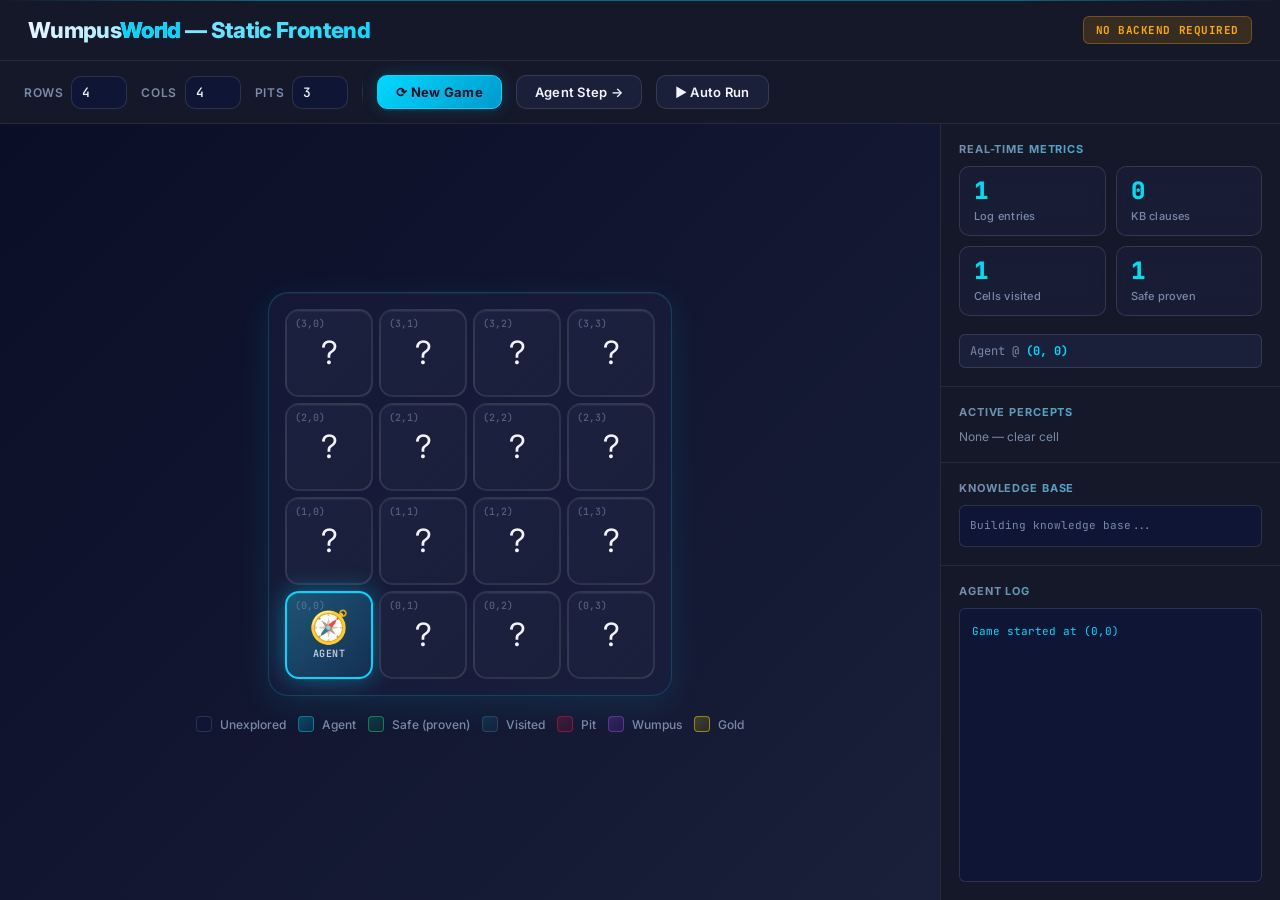
<file: wumpus-frontend/index.html>
<!DOCTYPE html>
<html lang="en">
<head>
  <meta charset="UTF-8" />
  <meta name="viewport" content="width=device-width, initial-scale=1.0" />
  <title>Wumpus World — Static Frontend</title>
  <link rel="preconnect" href="https://fonts.googleapis.com" />
  <link href="https://fonts.googleapis.com/css2?family=Inter:wght@300;400;500;600;700;800&family=JetBrains+Mono:wght@400;500;600;700&display=swap" rel="stylesheet" />
  <link rel="stylesheet" href="style.css">
</head>
<body>

<!-- Header -->
<header>
  <h1>Wumpus<span>World</span> — Static Frontend</h1>
  <span class="header-badge">No Backend Required</span>
</header>

<!-- Game Over Banner -->
<div id="overlay" onclick="closeBanner()"></div>
<div id="status-banner">
  <h2 id="banner-title"></h2>
  <p id="banner-msg"></p>
  <button class="primary" onclick="closeBanner(); newGame()">Play Again</button>
</div>

<div class="app">

  <!-- Controls -->
  <div class="controls">
    <div class="ctrl-group">
      <label>Rows</label>
      <input type="number" id="inp-rows" value="4" min="3" max="7">
    </div>
    <div class="ctrl-group">
      <label>Cols</label>
      <input type="number" id="inp-cols" value="4" min="3" max="7">
    </div>
    <div class="ctrl-group">
      <label>Pits</label>
      <input type="number" id="inp-pits" value="3" min="1" max="8">
    </div>
    <div class="divider"></div>
    <button class="primary" onclick="newGame()">⟳ New Game</button>
    <button id="btn-step" onclick="doStep()" disabled>Agent Step →</button>
    <button id="btn-auto" onclick="toggleAuto()" disabled>▶ Auto Run</button>
  </div>

  <!-- Grid Canvas -->
  <div class="canvas">
    <div id="grid-outer">
      <div id="grid"></div>
    </div>
    <div class="legend">
      <div class="leg"><div class="leg-swatch" style="background:#0f1535"></div>Unexplored</div>
      <div class="leg"><div class="leg-swatch" style="background:linear-gradient(135deg, rgba(0, 217, 255, 0.25) 0%, rgba(0, 153, 204, 0.15) 100%);border-color:rgba(0, 217, 255,.4)"></div>Agent</div>
      <div class="leg"><div class="leg-swatch" style="background:linear-gradient(135deg, rgba(0, 255, 136, 0.15) 0%, rgba(0, 204, 102, 0.08) 100%);border-color:rgba(0,255,136,.4)"></div>Safe (proven)</div>
      <div class="leg"><div class="leg-swatch" style="background:linear-gradient(135deg, rgba(0, 217, 255, 0.12) 0%, rgba(0, 153, 204, 0.08) 100%)"></div>Visited</div>
      <div class="leg"><div class="leg-swatch" style="background:linear-gradient(135deg, rgba(255, 23, 68, 0.2) 0%, rgba(255, 23, 68, 0.08) 100%);border-color:rgba(255,23,68,.4)"></div>Pit</div>
      <div class="leg"><div class="leg-swatch" style="background:linear-gradient(135deg, rgba(178, 75, 255, 0.2) 0%, rgba(178, 75, 255, 0.08) 100%);border-color:rgba(178,75,255,.4)"></div>Wumpus</div>
      <div class="leg"><div class="leg-swatch" style="background:linear-gradient(135deg, rgba(255, 215, 0, 0.2) 0%, rgba(255, 215, 0, 0.08) 100%);border-color:rgba(255,215,0,.5)"></div>Gold</div>
    </div>
  </div>

  <!-- Sidebar -->
  <aside class="sidebar">

    <!-- Metrics -->
    <div class="panel">
      <div class="panel-title">Real-time metrics</div>
      <div class="metric-grid">
        <div class="metric-card">
          <div class="val" id="m-infer">0</div>
          <div class="lbl">Log entries</div>
        </div>
        <div class="metric-card">
          <div class="val" id="m-clauses">0</div>
          <div class="lbl">KB clauses</div>
        </div>
        <div class="metric-card">
          <div class="val" id="m-visited">0</div>
          <div class="lbl">Cells visited</div>
        </div>
        <div class="metric-card">
          <div class="val" id="m-safe">0</div>
          <div class="lbl">Safe proven</div>
        </div>
      </div>
      <div class="metric-pos">Agent @ <span id="m-pos">—</span></div>
    </div>

    <!-- Percepts -->
    <div class="panel">
      <div class="panel-title">Active percepts</div>
      <div class="percept-row" id="percept-display">
        <span class="ptag-none">Start a game…</span>
      </div>
    </div>

    <!-- KB Clauses -->
    <div class="panel">
      <div class="panel-title">Knowledge base</div>
      <div id="kb-display">—</div>
    </div>

    <!-- Agent Log -->
    <div class="panel" style="flex:1">
      <div class="panel-title">Agent log</div>
      <div id="log"><div class="log-entry log-info">Press "New Game" to begin.</div></div>
    </div>

  </aside>
</div>

<!-- Scripts -->
<script src="script.js"></script>
</body>
</html>
</file>
<file: wumpus-frontend/style.css>
/* ── CSS Variables ─────────────────────────────────────────────────────── */
:root {
  /* Dark Theme Base */
  --bg-primary:    #0a0e27;
  --bg-secondary:  #0f1535;
  --bg-tertiary:   #1a1f3a;
  --bg-surface:    #141829;
  --bg-card:       rgba(30, 35, 70, 0.4);
  --bg-hover:      rgba(50, 60, 100, 0.3);
  
  /* Gradients */
  --grad-dark:     linear-gradient(135deg, #0a0e27 0%, #1a1f3a 100%);
  --grad-accent:   linear-gradient(135deg, #00d9ff 0%, #0099cc 100%);
  --grad-success:  linear-gradient(135deg, #00ff88 0%, #00cc66 100%);
  --grad-danger:   linear-gradient(135deg, #ff1744 0%, #cc0033 100%);
  --grad-warning:  linear-gradient(135deg, #ffaa00 0%, #ff6600 100%);
  --grad-card:     linear-gradient(135deg, rgba(100, 120, 255, 0.1) 0%, rgba(30, 200, 255, 0.05) 100%);
  
  /* Colors */
  --cyan:          #00d9ff;
  --cyan-dark:     #0099cc;
  --green:         #00ff88;
  --red:           #ff1744;
  --orange:        #ffaa00;
  --gold:          #ffd700;
  --purple:        #b24bff;
  --pink:          #ff1493;
  
  /* Text Colors */
  --text-primary:   #f0f4ff;
  --text-secondary: #c0c8ff;
  --text-muted:     #7a8aaa;
  --text-bright:    #ffffff;
  
  /* Borders & Effects */
  --border-glow:    rgba(0, 217, 255, 0.2);
  --border-light:   rgba(255, 255, 255, 0.08);
  --border-medium:  rgba(255, 255, 255, 0.12);
  --border-dark:    rgba(0, 0, 0, 0.3);
  --glow-cyan:      0 0 20px rgba(0, 217, 255, 0.3);
  --glow-cyan-strong: 0 0 30px rgba(0, 217, 255, 0.5);
  --shadow-lg:      0 20px 60px rgba(0, 0, 0, 0.5);
  
  /* Typography */
  --font-main:      'Inter', sans-serif;
  --font-mono:      'JetBrains Mono', monospace;
  --radius-sm:      6px;
  --radius-md:      10px;
  --radius-lg:      14px;
  --radius-xl:      20px;
  
  /* Transitions */
  --transition-fast: 0.15s cubic-bezier(0.4, 0, 0.2, 1);
  --transition-mid:  0.25s cubic-bezier(0.4, 0, 0.2, 1);
  --transition-slow: 0.4s cubic-bezier(0.4, 0, 0.2, 1);
}

/* ── Reset ─────────────────────────────────────────────────────────────── */
*, *::before, *::after { 
  box-sizing: border-box; 
  margin: 0; 
  padding: 0; 
}

html, body { 
  height: 100%; 
  width: 100%;
}

body {
  font-family: var(--font-main);
  background: var(--grad-dark);
  color: var(--text-primary);
  display: flex;
  flex-direction: column;
  min-height: 100vh;
  overflow: hidden;
}

/* ── Header ────────────────────────────────────────────────────────────── */
header {
  display: flex;
  align-items: center;
  justify-content: space-between;
  padding: 16px 28px;
  border-bottom: 1px solid var(--border-light);
  background: var(--bg-surface);
  backdrop-filter: blur(10px);
  flex-shrink: 0;
  position: relative;
  overflow: hidden;
}

header::before {
  content: '';
  position: absolute;
  top: 0;
  left: 0;
  right: 0;
  height: 1px;
  background: linear-gradient(90deg, 
    transparent 0%, 
    var(--cyan) 20%, 
    var(--cyan) 80%, 
    transparent 100%);
  opacity: 0.4;
}

header h1 {
  font-size: 22px;
  font-weight: 800;
  letter-spacing: -0.03em;
  color: var(--text-bright);
  background: linear-gradient(135deg, var(--text-primary) 0%, var(--cyan) 100%);
  -webkit-background-clip: text;
  -webkit-text-fill-color: transparent;
  background-clip: text;
}

header h1 span { 
  color: var(--cyan);
  -webkit-text-fill-color: var(--cyan);
}

.header-badge {
  font-family: var(--font-mono);
  font-size: 11px;
  font-weight: 700;
  padding: 6px 12px;
  border-radius: var(--radius-sm);
  background: rgba(255, 170, 0, 0.15);
  color: var(--orange);
  border: 1px solid rgba(255, 170, 0, 0.3);
  letter-spacing: 0.05em;
  text-transform: uppercase;
  backdrop-filter: blur(10px);
}

/* ── Layout ────────────────────────────────────────────────────────────── */
.app {
  display: grid;
  grid-template-columns: 1fr 340px;
  grid-template-rows: auto 1fr;
  gap: 0;
  flex: 1;
  overflow: hidden;
}

/* ── Controls ──────────────────────────────────────────────────────────── */
.controls {
  grid-column: 1 / -1;
  display: flex;
  flex-wrap: wrap;
  align-items: center;
  gap: 14px;
  padding: 14px 24px;
  background: var(--bg-surface);
  border-bottom: 1px solid var(--border-light);
  backdrop-filter: blur(10px);
}

.ctrl-group {
  display: flex;
  align-items: center;
  gap: 8px;
}

.ctrl-group label {
  font-size: 12px;
  font-weight: 600;
  color: var(--text-muted);
  letter-spacing: 0.05em;
  text-transform: uppercase;
}

.ctrl-group input[type=number] {
  width: 56px;
  padding: 7px 10px;
  font-size: 13px;
  font-family: var(--font-mono);
  font-weight: 500;
  background: var(--bg-secondary);
  border: 1px solid var(--border-medium);
  border-radius: var(--radius-md);
  color: var(--text-primary);
  outline: none;
  transition: all var(--transition-fast);
}

.ctrl-group input[type=number]:focus { 
  border-color: var(--cyan);
  box-shadow: 0 0 16px rgba(0, 217, 255, 0.2);
  background: rgba(0, 217, 255, 0.05);
}

.divider { 
  width: 1px; 
  height: 28px; 
  background: linear-gradient(180deg, transparent 0%, var(--border-medium) 50%, transparent 100%);
}

/* ── Buttons ───────────────────────────────────────────────────────────── */
button {
  padding: 8px 18px;
  font-size: 13px;
  font-family: var(--font-main);
  font-weight: 600;
  border-radius: var(--radius-md);
  cursor: pointer;
  border: 1.5px solid var(--border-medium);
  background: var(--bg-tertiary);
  color: var(--text-primary);
  transition: all var(--transition-fast);
  letter-spacing: 0.02em;
  position: relative;
  overflow: hidden;
}

button::before {
  content: '';
  position: absolute;
  top: 0;
  left: -100%;
  width: 100%;
  height: 100%;
  background: linear-gradient(90deg, transparent, rgba(255, 255, 255, 0.1), transparent);
  transition: left var(--transition-mid);
}

button:hover::before {
  left: 100%;
}

button:hover {
  background: var(--bg-hover);
  border-color: var(--cyan);
  transform: translateY(-2px);
  box-shadow: 0 4px 12px rgba(0, 217, 255, 0.15);
}

button:active {
  transform: translateY(0);
  box-shadow: 0 2px 6px rgba(0, 217, 255, 0.1);
}

button:disabled {
  opacity: 0.35;
  cursor: not-allowed;
  pointer-events: none;
}

button.primary {
  background: var(--grad-accent);
  border-color: var(--cyan);
  color: #0a0e27;
  font-weight: 700;
  box-shadow: 0 0 16px rgba(0, 217, 255, 0.2);
}

button.primary:hover {
  box-shadow: var(--glow-cyan-strong);
  transform: translateY(-3px);
}

button.danger {
  background: rgba(255, 23, 68, 0.15);
  border-color: rgba(255, 23, 68, 0.3);
  color: var(--red);
}

button.danger:hover {
  background: rgba(255, 23, 68, 0.25);
  border-color: var(--red);
  box-shadow: 0 0 12px rgba(255, 23, 68, 0.2);
}

button.active {
  background: rgba(255, 170, 0, 0.2);
  border-color: var(--orange);
  color: var(--orange);
  box-shadow: 0 0 12px rgba(255, 170, 0, 0.15);
}

/* ── Canvas ────────────────────────────────────────────────────────────── */
.canvas {
  overflow: auto;
  display: flex;
  flex-direction: column;
  align-items: center;
  justify-content: center;
  padding: 32px;
  background: var(--grad-dark);
}

#grid-outer {
  background: var(--bg-card);
  border: 1.5px solid var(--border-glow);
  border-radius: var(--radius-xl);
  padding: 16px;
  backdrop-filter: blur(10px);
  box-shadow: 0 8px 32px rgba(0, 217, 255, 0.1), inset 0 1px 0 rgba(255, 255, 255, 0.05);
  transition: all var(--transition-slow);
}

#grid-outer:hover {
  border-color: rgba(0, 217, 255, 0.4);
  box-shadow: 0 12px 40px rgba(0, 217, 255, 0.15), inset 0 1px 0 rgba(255, 255, 255, 0.08);
}

#grid {
  display: inline-grid;
  gap: 6px;
  animation: gridFadeIn 0.6s ease-out;
}

@keyframes gridFadeIn {
  from {
    opacity: 0;
    transform: scale(0.95);
  }
  to {
    opacity: 1;
    transform: scale(1);
  }
}

/* ── Grid Cells ────────────────────────────────────────────────────────── */
.cell {
  width: 88px;
  height: 88px;
  border-radius: var(--radius-lg);
  display: flex;
  flex-direction: column;
  align-items: center;
  justify-content: center;
  position: relative;
  border: 2px solid transparent;
  background: var(--bg-secondary);
  transition: all var(--transition-mid);
  cursor: default;
  user-select: none;
  backdrop-filter: blur(10px);
  box-shadow: inset 0 1px 0 rgba(255, 255, 255, 0.05);
  overflow: hidden;
}

.cell::before {
  content: '';
  position: absolute;
  inset: 0;
  background: linear-gradient(135deg, rgba(255, 255, 255, 0.05), transparent);
  pointer-events: none;
  border-radius: var(--radius-lg);
}

.cell:hover.clickable {
  transform: translateY(-4px);
  cursor: pointer;
}

.cell-coord {
  position: absolute;
  top: 6px;
  left: 8px;
  font-family: var(--font-mono);
  font-size: 10px;
  font-weight: 500;
  color: var(--text-muted);
  opacity: 0.6;
}

.cell-icon {
  font-size: 32px;
  line-height: 1;
  animation: cellIconPop 0.4s cubic-bezier(0.34, 1.56, 0.64, 1);
}

@keyframes cellIconPop {
  0% {
    opacity: 0;
    transform: scale(0.3) rotateZ(-15deg);
  }
  60% {
    transform: scale(1.1);
  }
  100% {
    opacity: 1;
    transform: scale(1) rotateZ(0deg);
  }
}

.cell-label {
  font-family: var(--font-mono);
  font-size: 10px;
  font-weight: 600;
  margin-top: 4px;
  opacity: 0.8;
  text-align: center;
  letter-spacing: 0.05em;
  text-transform: uppercase;
}

.cell-percepts {
  position: absolute;
  bottom: 6px;
  font-size: 13px;
  line-height: 1;
  animation: perceptsPulse 0.6s ease;
}

@keyframes perceptsPulse {
  0% {
    opacity: 0;
    transform: scale(0.5);
  }
  100% {
    opacity: 1;
    transform: scale(1);
  }
}

/* ── Cell States ───────────────────────────────────────────────────────── */
.c-fog {
  background: linear-gradient(135deg, #0f1535 0%, #1a1f3a 100%);
  border-color: var(--border-medium);
}

.c-visited {
  background: linear-gradient(135deg, rgba(0, 217, 255, 0.12) 0%, rgba(0, 153, 204, 0.08) 100%);
  border-color: rgba(0, 217, 255, 0.25);
  box-shadow: inset 0 1px 0 rgba(255, 255, 255, 0.05), 0 0 20px rgba(0, 217, 255, 0.1);
}

.c-safe {
  background: linear-gradient(135deg, rgba(0, 255, 136, 0.15) 0%, rgba(0, 204, 102, 0.08) 100%);
  border-color: rgba(0, 255, 136, 0.4);
  box-shadow: inset 0 1px 0 rgba(255, 255, 255, 0.05), 0 0 20px rgba(0, 255, 136, 0.1);
}

.c-agent {
  background: linear-gradient(135deg, rgba(0, 217, 255, 0.25) 0%, rgba(0, 153, 204, 0.15) 100%);
  border-color: var(--cyan);
  border-width: 2.5px;
  box-shadow: 0 0 24px rgba(0, 217, 255, 0.4), inset 0 1px 0 rgba(255, 255, 255, 0.1);
  animation: agentGlow 1.5s ease-in-out infinite;
}

@keyframes agentGlow {
  0%, 100% {
    box-shadow: 0 0 24px rgba(0, 217, 255, 0.4), inset 0 1px 0 rgba(255, 255, 255, 0.1);
  }
  50% {
    box-shadow: 0 0 32px rgba(0, 217, 255, 0.6), inset 0 1px 0 rgba(255, 255, 255, 0.1);
  }
}

.c-pit {
  background: linear-gradient(135deg, rgba(255, 23, 68, 0.2) 0%, rgba(255, 23, 68, 0.08) 100%);
  border-color: rgba(255, 23, 68, 0.4);
  box-shadow: inset 0 1px 0 rgba(255, 255, 255, 0.05), 0 0 20px rgba(255, 23, 68, 0.15);
}

.c-wumpus {
  background: linear-gradient(135deg, rgba(178, 75, 255, 0.2) 0%, rgba(178, 75, 255, 0.08) 100%);
  border-color: rgba(178, 75, 255, 0.4);
  box-shadow: inset 0 1px 0 rgba(255, 255, 255, 0.05), 0 0 20px rgba(178, 75, 255, 0.15);
}

.c-gold {
  background: linear-gradient(135deg, rgba(255, 215, 0, 0.2) 0%, rgba(255, 215, 0, 0.08) 100%);
  border-color: rgba(255, 215, 0, 0.5);
  box-shadow: inset 0 1px 0 rgba(255, 255, 255, 0.05), 0 0 20px rgba(255, 215, 0, 0.2);
  animation: goldShine 2s ease-in-out infinite;
}

@keyframes goldShine {
  0%, 100% {
    box-shadow: inset 0 1px 0 rgba(255, 255, 255, 0.05), 0 0 20px rgba(255, 215, 0, 0.2);
  }
  50% {
    box-shadow: inset 0 1px 0 rgba(255, 255, 255, 0.05), 0 0 30px rgba(255, 215, 0, 0.4);
  }
}

/* ── Legend ────────────────────────────────────────────────────────────── */
.legend {
  display: flex;
  flex-wrap: wrap;
  gap: 12px;
  margin-top: 20px;
  padding: 0 8px;
}

.leg {
  display: flex;
  align-items: center;
  gap: 8px;
  font-size: 12px;
  color: var(--text-muted);
  font-weight: 500;
  transition: all var(--transition-fast);
}

.leg:hover {
  color: var(--text-primary);
}

.leg-swatch {
  width: 16px;
  height: 16px;
  border-radius: 4px;
  flex-shrink: 0;
  border: 1.5px solid var(--border-medium);
  transition: all var(--transition-fast);
}

.leg:hover .leg-swatch {
  transform: scale(1.15);
  border-color: var(--cyan);
}

/* ── Sidebar ───────────────────────────────────────────────────────────── */
.sidebar {
  display: flex;
  flex-direction: column;
  gap: 0;
  overflow-y: auto;
  overflow-x: hidden;
  border-left: 1px solid var(--border-light);
  background: var(--bg-surface);
  backdrop-filter: blur(10px);
}

.panel {
  padding: 18px 18px;
  border-bottom: 1px solid var(--border-light);
  display: flex;
  flex-direction: column;
  gap: 10px;
}

.panel:last-child {
  border-bottom: none;
  flex: 1;
  overflow: hidden;
}

.panel-title {
  font-size: 11px;
  font-weight: 700;
  letter-spacing: 0.08em;
  text-transform: uppercase;
  color: var(--text-muted);
  background: linear-gradient(90deg, var(--text-muted) 0%, var(--cyan) 100%);
  -webkit-background-clip: text;
  -webkit-text-fill-color: transparent;
  background-clip: text;
}

/* ── Metrics ───────────────────────────────────────────────────────────── */
.metric-grid {
  display: grid;
  grid-template-columns: 1fr 1fr;
  gap: 10px;
}

.metric-card {
  background: var(--bg-card);
  border-radius: var(--radius-md);
  padding: 12px 14px;
  border: 1.5px solid var(--border-medium);
  transition: all var(--transition-mid);
  backdrop-filter: blur(10px);
  position: relative;
  overflow: hidden;
}

.metric-card::before {
  content: '';
  position: absolute;
  top: 0;
  left: 0;
  right: 0;
  height: 1px;
  background: linear-gradient(90deg, transparent, var(--cyan), transparent);
  opacity: 0;
  transition: opacity var(--transition-fast);
}

.metric-card:hover {
  border-color: rgba(0, 217, 255, 0.4);
  background: rgba(0, 217, 255, 0.08);
  transform: translateY(-2px);
}

.metric-card:hover::before {
  opacity: 1;
}

.metric-card .val {
  font-family: var(--font-mono);
  font-size: 24px;
  font-weight: 800;
  background: linear-gradient(135deg, var(--cyan) 0%, var(--green) 100%);
  -webkit-background-clip: text;
  -webkit-text-fill-color: transparent;
  background-clip: text;
  line-height: 1;
  letter-spacing: -0.02em;
}

.metric-card .lbl {
  font-size: 11px;
  color: var(--text-muted);
  margin-top: 6px;
  font-weight: 500;
  letter-spacing: 0.02em;
}

.metric-pos {
  margin-top: 8px;
  font-family: var(--font-mono);
  font-size: 12px;
  color: var(--text-muted);
  background: var(--bg-tertiary);
  padding: 8px 10px;
  border-radius: var(--radius-sm);
  border: 1px solid var(--border-medium);
}

.metric-pos span {
  color: var(--cyan);
  font-weight: 700;
}

/* ── Percepts ──────────────────────────────────────────────────────────── */
.percept-row {
  display: flex;
  flex-wrap: wrap;
  gap: 7px;
}

.ptag {
  display: inline-flex;
  align-items: center;
  gap: 5px;
  padding: 6px 11px;
  border-radius: var(--radius-sm);
  font-size: 12px;
  font-weight: 600;
  border: 1.5px solid transparent;
  backdrop-filter: blur(10px);
  transition: all var(--transition-fast);
  letter-spacing: 0.03em;
}

.ptag:hover {
  transform: translateY(-2px);
}

.ptag-none {
  color: var(--text-muted);
  font-size: 12px;
  font-weight: 400;
}

.ptag-breeze {
  background: rgba(0, 217, 255, 0.15);
  color: #60d9ff;
  border-color: rgba(0, 217, 255, 0.35);
  box-shadow: 0 0 12px rgba(0, 217, 255, 0.15);
}

.ptag-breeze:hover {
  box-shadow: 0 0 16px rgba(0, 217, 255, 0.25);
  border-color: rgba(0, 217, 255, 0.5);
}

.ptag-stench {
  background: rgba(178, 75, 255, 0.15);
  color: #d9a7ff;
  border-color: rgba(178, 75, 255, 0.35);
  box-shadow: 0 0 12px rgba(178, 75, 255, 0.15);
}

.ptag-stench:hover {
  box-shadow: 0 0 16px rgba(178, 75, 255, 0.25);
  border-color: rgba(178, 75, 255, 0.5);
}

.ptag-glitter {
  background: rgba(255, 215, 0, 0.15);
  color: #ffd740;
  border-color: rgba(255, 215, 0, 0.35);
  box-shadow: 0 0 12px rgba(255, 215, 0, 0.15);
}

.ptag-glitter:hover {
  box-shadow: 0 0 16px rgba(255, 215, 0, 0.25);
  border-color: rgba(255, 215, 0, 0.5);
}

/* ── KB Display ────────────────────────────────────────────────────────── */
#kb-display {
  font-family: var(--font-mono);
  font-size: 11px;
  color: var(--text-muted);
  max-height: 160px;
  overflow-y: auto;
  line-height: 1.8;
  background: var(--bg-secondary);
  padding: 10px;
  border-radius: var(--radius-sm);
  border: 1px solid var(--border-medium);
  backdrop-filter: blur(10px);
}

#kb-display div {
  border-bottom: 1px solid var(--border-light);
  padding: 3px 0;
  transition: all var(--transition-fast);
}

#kb-display div:hover {
  color: var(--cyan);
  padding-left: 4px;
}

#kb-display div:last-child {
  border: none;
}

/* ── Log ───────────────────────────────────────────────────────────────── */
#log {
  font-family: var(--font-mono);
  font-size: 11px;
  max-height: 100%;
  overflow-y: auto;
  line-height: 1.85;
  background: var(--bg-secondary);
  padding: 10px;
  border-radius: var(--radius-sm);
  border: 1px solid var(--border-medium);
  backdrop-filter: blur(10px);
  flex: 1;
}

.log-entry {
  padding: 2px 0;
  border-bottom: 1px solid var(--border-light);
  transition: all var(--transition-fast);
  padding-left: 2px;
}

.log-entry:hover {
  padding-left: 6px;
}

.log-entry:last-child {
  border: none;
}

.log-infer { color: var(--green); }
.log-move { color: var(--cyan); }
.log-warn { color: var(--orange); }
.log-dead { color: var(--red); font-weight: 700; }
.log-win { color: var(--gold); font-weight: 700; }
.log-info { color: var(--text-muted); }

/* ── Status Banner ─────────────────────────────────────────────────────── */
#status-banner {
  display: none;
  position: fixed;
  top: 50%;
  left: 50%;
  transform: translate(-50%, -50%) scale(0.9);
  z-index: 100;
  padding: 36px 48px;
  border-radius: var(--radius-xl);
  text-align: center;
  background: var(--bg-surface);
  border: 2px solid var(--border-medium);
  box-shadow: 0 20px 80px rgba(0, 0, 0, 0.7), 0 0 40px rgba(0, 217, 255, 0.1);
  min-width: 320px;
  backdrop-filter: blur(20px);
  animation: bannerSlideIn 0.4s cubic-bezier(0.34, 1.56, 0.64, 1);
}

@keyframes bannerSlideIn {
  from {
    transform: translate(-50%, -50%) scale(0.9);
    opacity: 0;
  }
  to {
    transform: translate(-50%, -50%) scale(1);
    opacity: 1;
  }
}

#status-banner.win {
  border-color: var(--gold);
  box-shadow: 0 20px 80px rgba(0, 0, 0, 0.7), 0 0 40px rgba(255, 215, 0, 0.2);
}

#status-banner.lose {
  border-color: var(--red);
  box-shadow: 0 20px 80px rgba(0, 0, 0, 0.7), 0 0 40px rgba(255, 23, 68, 0.2);
}

#status-banner h2 {
  font-size: 28px;
  font-weight: 800;
  margin-bottom: 12px;
  letter-spacing: -0.02em;
  background: linear-gradient(135deg, var(--text-primary) 0%, var(--cyan) 100%);
  -webkit-background-clip: text;
  -webkit-text-fill-color: transparent;
  background-clip: text;
}

#status-banner.win h2 {
  background: linear-gradient(135deg, var(--gold) 0%, var(--orange) 100%);
  -webkit-background-clip: text;
  -webkit-text-fill-color: transparent;
  background-clip: text;
}

#status-banner.lose h2 {
  background: linear-gradient(135deg, var(--red) 0%, var(--orange) 100%);
  -webkit-background-clip: text;
  -webkit-text-fill-color: transparent;
  background-clip: text;
}

#status-banner p {
  font-size: 14px;
  color: var(--text-secondary);
  margin-bottom: 20px;
  font-weight: 500;
}

#overlay {
  display: none;
  position: fixed;
  inset: 0;
  background: rgba(0, 0, 0, 0.6);
  backdrop-filter: blur(4px);
  z-index: 99;
  animation: overlayFadeIn 0.3s ease;
}

@keyframes overlayFadeIn {
  from { opacity: 0; }
  to { opacity: 1; }
}

/* ── Scrollbars ────────────────────────────────────────────────────────── */
::-webkit-scrollbar {
  width: 6px;
  height: 6px;
}

::-webkit-scrollbar-track {
  background: transparent;
}

::-webkit-scrollbar-thumb {
  background: rgba(0, 217, 255, 0.2);
  border-radius: 3px;
  transition: background 0.2s;
}

::-webkit-scrollbar-thumb:hover {
  background: rgba(0, 217, 255, 0.4);
}

/* ── Responsive ────────────────────────────────────────────────────────── */
@media (max-width: 1024px) {
  .cell {
    width: 78px;
    height: 78px;
  }
  .cell-icon {
    font-size: 28px;
  }
}

@media (max-width: 900px) {
  .app {
    grid-template-columns: 1fr;
    grid-template-rows: auto auto 1fr;
  }
  .sidebar {
    border-left: none;
    border-top: 1px solid var(--border-light);
    max-height: 400px;
  }
}

@media (max-width: 700px) {
  header {
    flex-direction: column;
    gap: 12px;
  }
  .cell {
    width: 70px;
    height: 70px;
  }
  .cell-icon {
    font-size: 24px;
  }
  .controls {
    flex-direction: column;
    align-items: stretch;
  }
  .ctrl-group {
    justify-content: space-between;
  }
}
</file>
